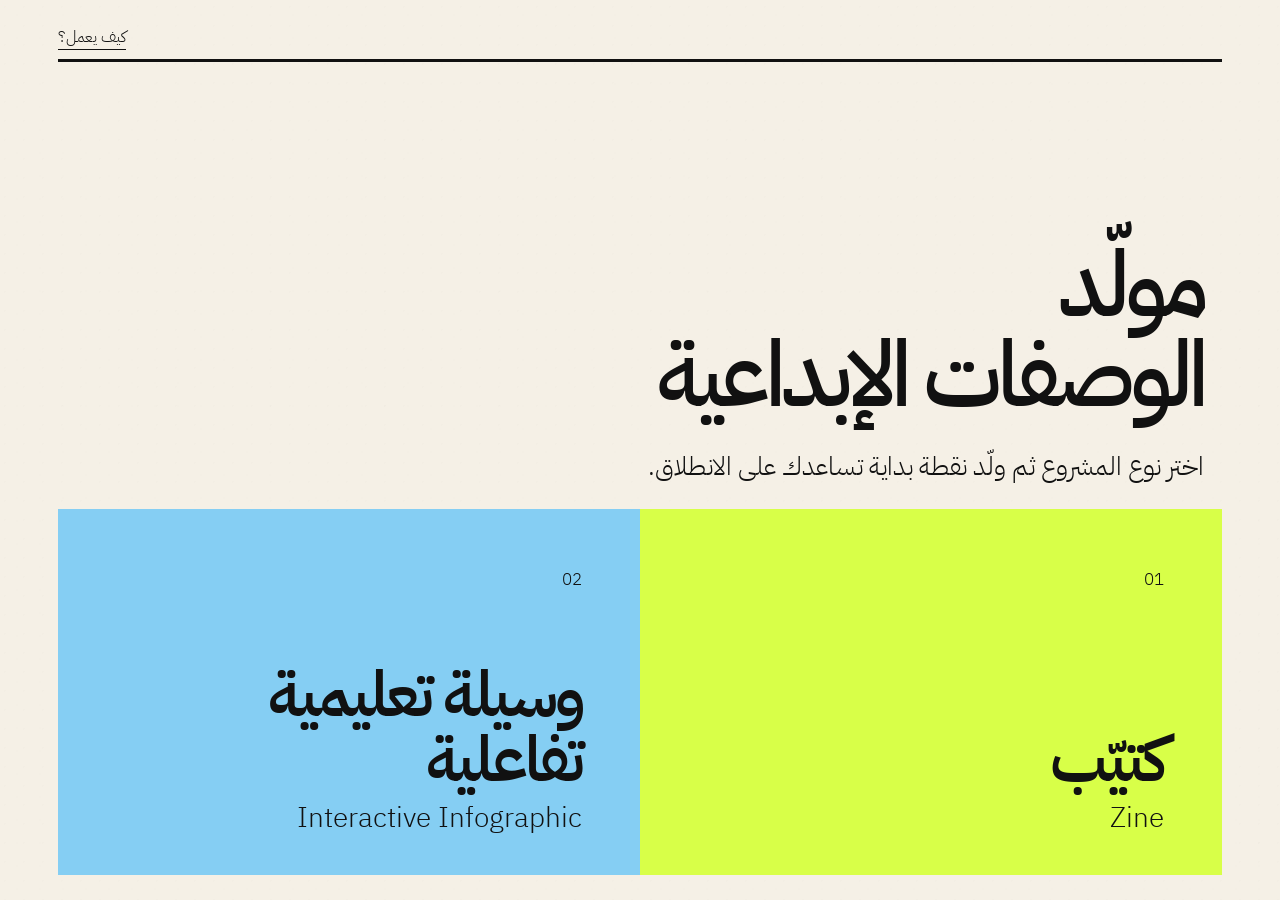
<file: index.html>
<!DOCTYPE html>
<html lang="ar" dir="rtl">
<head>
  <meta charset="UTF-8">
  <meta name="viewport" content="width=device-width, initial-scale=1.0">
  <meta http-equiv="Cache-Control" content="no-store, no-cache, must-revalidate, max-age=0">
  <meta http-equiv="Pragma" content="no-cache">
  <meta http-equiv="Expires" content="0">
  <title>مولد الوصفات الإبداعية</title>
  <link rel="preconnect" href="https://fonts.googleapis.com">
  <link rel="preconnect" href="https://fonts.gstatic.com" crossorigin>
  <link href="https://fonts.googleapis.com/css2?family=IBM+Plex+Sans+Arabic:wght@200;300;400;500;600;700&display=swap" rel="stylesheet">
  <link rel="stylesheet" href="style.css">
</head>
<body class="landing-page">
  <div class="noise"></div>
  <div class="landing-shell">
    <header class="landing-topbar">
      <button id="homeAboutBtn" class="plain-link">كيف يعمل؟</button>
    </header>

    <main class="landing-main">
      <section class="landing-intro">
        <h1>مولّد<br>الوصفات الإبداعية</h1>
        <p>اختر نوع المشروع ثم ولّد نقطة بداية تساعدك على الانطلاق.</p>
      </section>

      <section class="landing-projects">
        <a class="landing-project zine-choice" href="zine.html">
          <span class="landing-project-num">01</span>
          <div class="landing-project-name">
            <strong>كتيّب</strong>
            <span dir="ltr">Zine</span>
          </div>
        </a>

        <a class="landing-project info-choice" href="infographic.html">
          <span class="landing-project-num">02</span>
          <div class="landing-project-name">
            <strong>وسيلة تعليمية تفاعلية</strong>
            <span dir="ltr">Interactive Infographic</span>
          </div>
        </a>
      </section>
    </main>

    <footer class="landing-footer"></footer>
  </div>

  <dialog id="homeAboutDialog" class="modal">
    <div class="modal-head">
      <h2>كيف يعمل؟</h2>
      <button class="close-btn" id="homeAboutClose">×</button>
    </div>
    <div class="modal-body">
      <p>اختر نوع المشروع، ثم استخدم المولد للحصول على وصفة إبداعية كبداية. يمكنك تثبيت العناصر التي تعجبك وإعادة توليد البقية.</p>
    </div>
  </dialog>

  <script>
    const dialog = document.getElementById("homeAboutDialog");
    document.getElementById("homeAboutBtn").addEventListener("click", () => dialog.showModal());
    document.getElementById("homeAboutClose").addEventListener("click", () => dialog.close());
  </script>
</body>
</html>
</file>
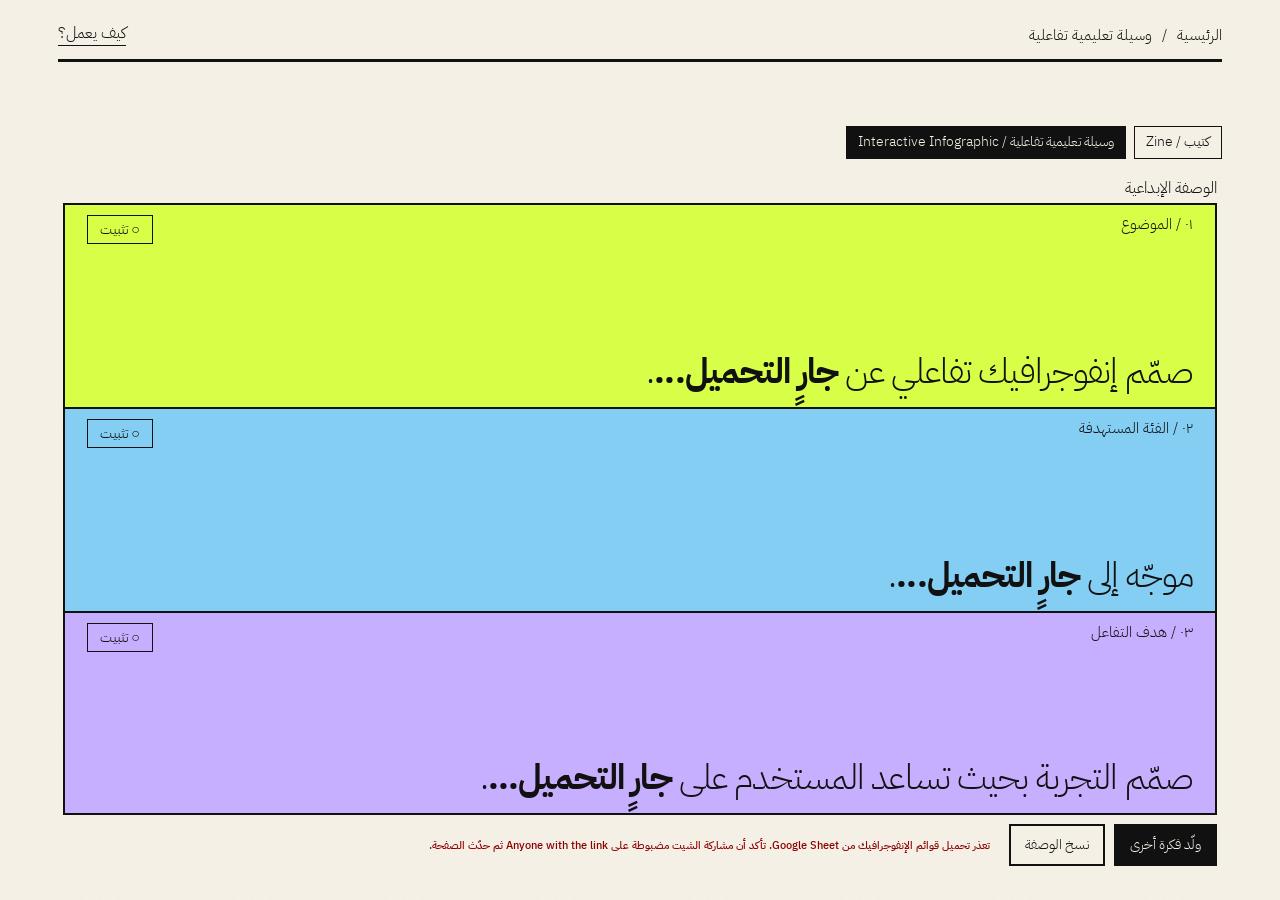
<file: infographic.html>
<!DOCTYPE html>
<html lang="ar" dir="rtl">
<head>
  <meta charset="UTF-8">
  <meta name="viewport" content="width=device-width, initial-scale=1.0">
  <meta http-equiv="Cache-Control" content="no-store, no-cache, must-revalidate, max-age=0">
  <meta http-equiv="Pragma" content="no-cache">
  <meta http-equiv="Expires" content="0">
  <title>وسيلة تعليمية تفاعلية — مولد الوصفات الإبداعية</title>
  <link rel="preconnect" href="https://fonts.googleapis.com">
  <link rel="preconnect" href="https://fonts.gstatic.com" crossorigin>
  <link href="https://fonts.googleapis.com/css2?family=IBM+Plex+Sans+Arabic:wght@200;300;400;500;600;700&display=swap" rel="stylesheet">
  <link rel="stylesheet" href="style.css">
</head>
<body class="inner-page info-page">
  <div class="noise"></div>
  <div class="screen">
    
    <header class="inner-header">
      <div class="inner-topline">
        <nav class="breadcrumbs" aria-label="مسار الصفحة">
          <a href="index.html">الرئيسية</a>
          <span>/</span>
          <span>وسيلة تعليمية تفاعلية</span>
        </nav>
        <div class="inner-utilities">
          <button id="aboutBtn" class="plain-link">كيف يعمل؟</button>
        </div>
      </div>
      <div class="inner-tabs-row">
        <nav class="project-tabs" aria-label="التنقل بين المشاريع">
          <a href="zine.html" class="project-tab ">كتيب / Zine</a>
          <a href="infographic.html" class="project-tab active">وسيلة تعليمية تفاعلية / Interactive Infographic</a>
        </nav>
      </div>
    </header>

    <main class="inner-main">
      <section class="generator" aria-live="polite">
        <div class="brief-label">الوصفة الإبداعية</div>

        <article class="idea-card subject-card">
          <div class="card-top">
            <span class="card-label">٠١ / الموضوع</span>
            <button class="lock-btn" data-key="topics">○ تثبيت</button>
          </div>
          <div class="card-copy">صمّم إنفوجرافيك تفاعلي عن <strong id="topicsText">جارٍ التحميل...</strong>.</div>
        </article>

        <article class="idea-card perspective-card">
          <div class="card-top">
            <span class="card-label">٠٢ / الفئة المستهدفة</span>
            <button class="lock-btn" data-key="audiences">○ تثبيت</button>
          </div>
          <div class="card-copy">موجّه إلى <strong id="audiencesText">جارٍ التحميل...</strong>.</div>
        </article>

        <article class="idea-card method-card">
          <div class="card-top">
            <span class="card-label">٠٣ / هدف التفاعل</span>
            <button class="lock-btn" data-key="goals">○ تثبيت</button>
          </div>
          <div class="card-copy">صمّم التجربة بحيث تساعد المستخدم على <strong id="goalsText">جارٍ التحميل...</strong>.</div>
        </article>

        <div class="generator-actions">
          <button id="generateBtn" class="primary-btn" disabled>ولّد فكرة أخرى</button>
          <button id="copyBtn" class="secondary-btn" disabled>نسخ الوصفة</button>
          <span id="statusMessage" class="status-message"></span>
        </div>
      </section>
    </main>

    <footer class="unified-footer"></footer>
  </div>

  <dialog id="aboutDialog" class="modal">
    <div class="modal-head">
      <h2>كيف يعمل؟</h2>
      <button class="close-btn" data-close="aboutDialog">×</button>
    </div>
    <div class="modal-body">
      <p>ولّد نقطة بداية للمشروع، ثم ثبّت أي عنصر يعجبك وأعد توليد البقية.</p>
      <p>الوصفة تحدد الموضوع والفئة المستهدفة وهدف التفاعل، أما طريقة التفاعل والأسلوب البصري فهما من قراراتك التصميمية.</p>
    </div>
  </dialog>

  <script src="infographic.js"></script>
</body>
</html>
</file>
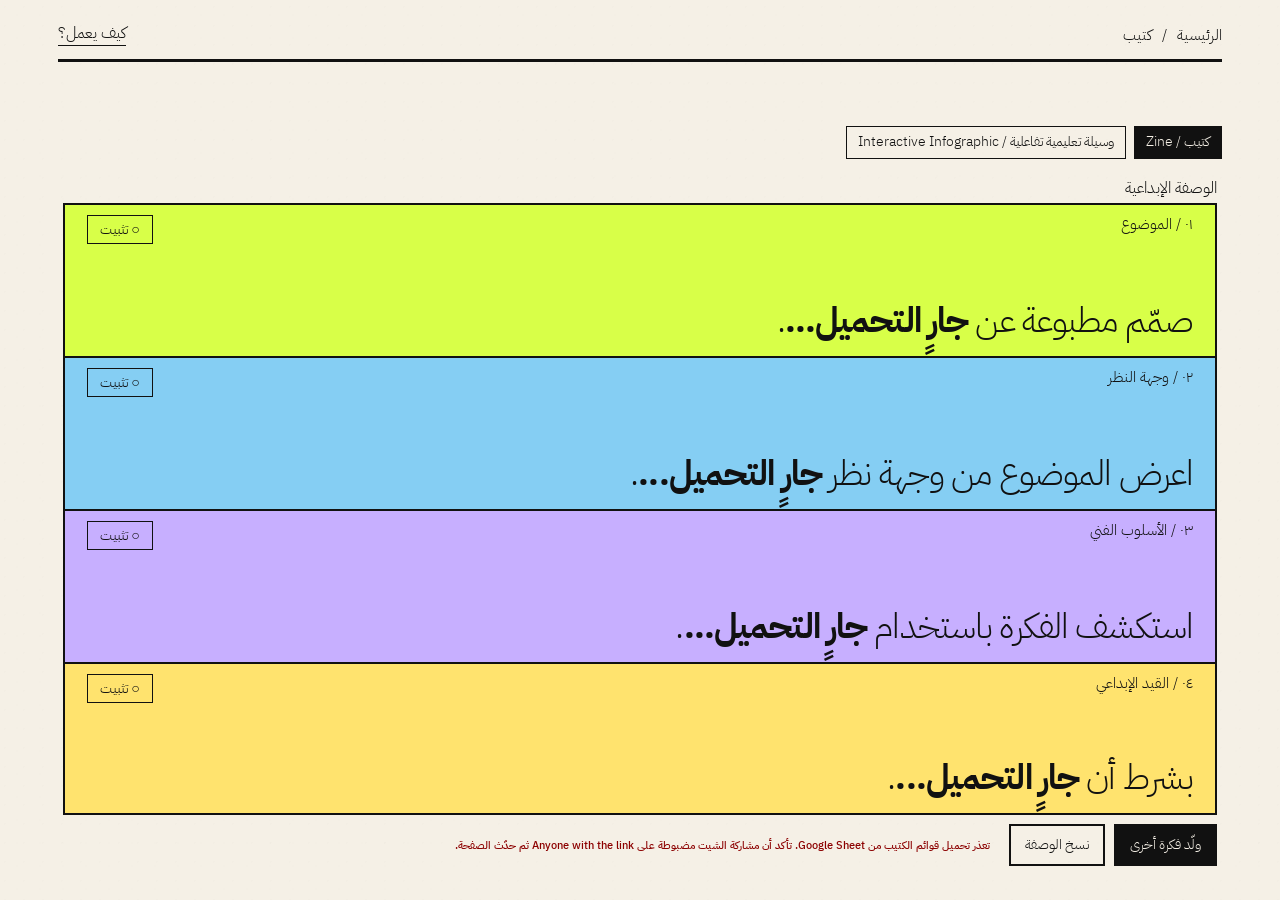
<file: zine.html>
<!DOCTYPE html>
<html lang="ar" dir="rtl">
<head>
  <meta charset="UTF-8">
  <meta name="viewport" content="width=device-width, initial-scale=1.0">
  <meta http-equiv="Cache-Control" content="no-store, no-cache, must-revalidate, max-age=0">
  <meta http-equiv="Pragma" content="no-cache">
  <meta http-equiv="Expires" content="0">
  <title>كتيب / Zine — مولد الوصفات الإبداعية</title>
  <link rel="preconnect" href="https://fonts.googleapis.com">
  <link rel="preconnect" href="https://fonts.gstatic.com" crossorigin>
  <link href="https://fonts.googleapis.com/css2?family=IBM+Plex+Sans+Arabic:wght@200;300;400;500;600;700&display=swap" rel="stylesheet">
  <link rel="stylesheet" href="style.css">
</head>
<body class="inner-page zine-page">
  <div class="noise"></div>
  <div class="screen">
    
    <header class="inner-header">
      <div class="inner-topline">
        <nav class="breadcrumbs" aria-label="مسار الصفحة">
          <a href="index.html">الرئيسية</a>
          <span>/</span>
          <span>كتيب</span>
        </nav>
        <div class="inner-utilities">
          <button id="aboutBtn" class="plain-link">كيف يعمل؟</button>
        </div>
      </div>
      <div class="inner-tabs-row">
        <nav class="project-tabs" aria-label="التنقل بين المشاريع">
          <a href="zine.html" class="project-tab active">كتيب / Zine</a>
          <a href="infographic.html" class="project-tab ">وسيلة تعليمية تفاعلية / Interactive Infographic</a>
        </nav>
      </div>
    </header>

    <main class="inner-main">
      <section class="generator" aria-live="polite">
        <div class="brief-label">الوصفة الإبداعية</div>

        <article class="idea-card subject-card">
          <div class="card-top">
            <span class="card-label">٠١ / الموضوع</span>
            <button class="lock-btn" data-key="subjects">○ تثبيت</button>
          </div>
          <div class="card-copy">صمّم مطبوعة عن <strong id="subjectsText">جارٍ التحميل...</strong>.</div>
        </article>

        <article class="idea-card perspective-card">
          <div class="card-top">
            <span class="card-label">٠٢ / وجهة النظر</span>
            <button class="lock-btn" data-key="perspectives">○ تثبيت</button>
          </div>
          <div class="card-copy">اعرض الموضوع من وجهة نظر <strong id="perspectivesText">جارٍ التحميل...</strong>.</div>
        </article>

        <article class="idea-card method-card">
          <div class="card-top">
            <span class="card-label">٠٣ / الأسلوب الفني</span>
            <button class="lock-btn" data-key="methods">○ تثبيت</button>
          </div>
          <div class="card-copy">استكشف الفكرة باستخدام <strong id="methodsText">جارٍ التحميل...</strong>.</div>
        </article>

        <article class="idea-card constraint-card">
          <div class="card-top">
            <span class="card-label">٠٤ / القيد الإبداعي</span>
            <button class="lock-btn" data-key="constraints">○ تثبيت</button>
          </div>
          <div class="card-copy">بشرط أن <strong id="constraintsText">جارٍ التحميل...</strong>.</div>
        </article>

        <div class="generator-actions">
          <button id="generateBtn" class="primary-btn" disabled>ولّد فكرة أخرى</button>
          <button id="copyBtn" class="secondary-btn" disabled>نسخ الوصفة</button>
          <span id="statusMessage" class="status-message"></span>
        </div>
      </section>
    </main>

    <footer class="unified-footer"></footer>
  </div>

  <dialog id="aboutDialog" class="modal">
    <div class="modal-head">
      <h2>كيف يعمل؟</h2>
      <button class="close-btn" data-close="aboutDialog">×</button>
    </div>
    <div class="modal-body">
      <p>ولّد نقطة بداية لفكرة مطبوعتك، ثم ثبّت أي جزء يعجبك وأعد توليد البقية.</p>
    </div>
  </dialog>

  <script src="zine.js"></script>
</body>
</html>
</file>
<file: style.css>
* { box-sizing: border-box; }

:root {
  --paper: #f5f0e6;
  --ink: #111111;
  --lime: #d8ff48;
  --blue: #85cef3;
  --purple: #c7afff;
  --yellow: #ffe36e;
  --main: "IBM Plex Sans Arabic", sans-serif;
}

html, body {
  margin: 0;
  width: 100%;
  min-height: 100%;
}

body {
  background: var(--paper);
  color: var(--ink);
  font-family: var(--main);
}

button, input { font: inherit; }
button, a { -webkit-tap-highlight-color: transparent; }

.noise {
  position: fixed;
  inset: 0;
  z-index: -1;
  pointer-events: none;
  opacity: .07;
  background-image:
    radial-gradient(circle at 25% 35%, rgba(0,0,0,.14) 0 1px, transparent 1px),
    radial-gradient(circle at 75% 65%, rgba(0,0,0,.09) 0 1px, transparent 1px);
  background-size: 19px 19px, 23px 23px;
}

.plain-link {
  appearance: none;
  border: 0;
  border-bottom: 1px solid currentColor;
  background: transparent;
  color: inherit;
  padding: 0 0 2px;
  font-size: 16px;
  font-weight: 300;
  line-height: 1.2;
  cursor: pointer;
  text-decoration: none;
}

/* Landing page */
.landing-page { overflow: hidden; }

.landing-shell {
  height: 100dvh;
  padding: 28px 58px 0;
  display: grid;
  grid-template-rows: 34px 1fr 25px;
}

.landing-topbar {
  height: 34px;
  border-bottom: 3px solid var(--ink);
  display: flex;
  justify-content: flex-start;
  align-items: flex-start;
  direction: ltr;
}

.landing-main {
  min-height: 0;
  display: grid;
  grid-template-rows: 55% 45%;
}

.landing-intro {
  align-self: end;
  text-align: right;
  padding: 0 18px 24px 0;
}

.landing-intro h1 {
  margin: 0;
  font-size: clamp(68px, 7.2vw, 118px);
  line-height: .97;
  letter-spacing: -.055em;
  font-weight: 500;
}

.landing-intro p {
  margin: 28px 0 0;
  font-size: clamp(22px, 2vw, 34px);
  line-height: 1.45;
  font-weight: 300;
}

.landing-projects {
  min-height: 0;
  display: grid;
  grid-template-columns: 1fr 1fr;
  direction: rtl;
}

.landing-project {
  position: relative;
  min-width: 0;
  color: var(--ink);
  text-decoration: none;
  padding: 58px 58px 42px;
  display: flex;
  flex-direction: column;
  justify-content: space-between;
}

.zine-choice { background: var(--lime); }
.info-choice { background: var(--blue); }

.landing-project-num {
  align-self: flex-start;
  font-size: 17px;
  font-weight: 300;
}

.landing-project-name { text-align: right; }

.landing-project-name strong {
  display: block;
  font-size: clamp(50px, 5vw, 82px);
  line-height: 1.02;
  letter-spacing: -.045em;
  font-weight: 600;
}

.landing-project-name span {
  display: block;
  margin-top: 10px;
  font-size: clamp(25px, 2.2vw, 39px);
  line-height: 1.05;
  font-weight: 300;
  text-align: right;
}

.landing-footer { min-height: 25px; }

/* Inner pages */
.inner-page { overflow: hidden; }

.screen {
  height: 100dvh;
  display: grid;
  grid-template-rows: auto 1fr 27px;
  overflow: hidden;
}

.inner-header { padding: 24px 58px 0; }

.inner-topline {
  min-height: 38px;
  padding-bottom: 10px;
  border-bottom: 3px solid var(--ink);
  display: flex;
  justify-content: space-between;
  align-items: flex-start;
}

.breadcrumbs {
  display: flex;
  align-items: center;
  gap: 10px;
  font-size: 15px;
  font-weight: 300;
  white-space: nowrap;
}

.breadcrumbs a {
  color: inherit;
  text-decoration: none;
}

.breadcrumbs a:hover { text-decoration: underline; }

.inner-utilities {
  display: flex;
  gap: 20px;
  direction: rtl;
}

.inner-tabs-row {
  min-height: 115px;
  display: flex;
  align-items: end;
  justify-content: flex-start;
  padding-bottom: 18px;
}

.project-tabs {
  display: flex;
  flex-wrap: wrap;
  gap: 8px;
  direction: rtl;
}

.project-tab {
  color: var(--ink);
  text-decoration: none;
  border: 1.5px solid var(--ink);
  padding: 7px 11px;
  font-size: 14px;
  line-height: 1.2;
  font-weight: 300;
}

.project-tab.active {
  background: var(--ink);
  color: var(--paper);
}

.inner-main {
  min-height: 0;
  padding: 0 63px 7px;
}

.generator {
  height: 100%;
  min-height: 0;
  display: grid;
}

.generator > .brief-label {
  align-self: end;
  margin: 0 0 7px;
  text-align: right;
  font-size: 16px;
  line-height: 1;
  font-weight: 300;
}

.idea-card {
  min-height: 0;
  overflow: hidden;
  border: 2px solid var(--ink);
  border-bottom: 0;
  padding: 10px 22px 9px;
  display: grid;
  grid-template-rows: auto 1fr;
}

.idea-card:last-of-type { border-bottom: 2px solid var(--ink); }

.subject-card { background: var(--lime); }
.perspective-card { background: var(--blue); }
.method-card { background: var(--purple); }
.constraint-card { background: var(--yellow); }

.card-top {
  display: flex;
  justify-content: space-between;
  align-items: flex-start;
  gap: 20px;
}

.card-label {
  font-size: 15px;
  line-height: 1.2;
  font-weight: 300;
}

.lock-btn {
  min-width: 66px;
  border: 1.5px solid var(--ink);
  background: transparent;
  color: var(--ink);
  padding: 6px 10px;
  font-size: 14px;
  line-height: 1.1;
  font-weight: 300;
  cursor: pointer;
}

.lock-btn.locked {
  background: var(--ink);
  color: var(--paper);
}

.card-copy {
  align-self: end;
  padding: 0 0 4px;
  text-align: right;
  font-size: clamp(28px, 2.75vw, 47px);
  line-height: 1.25;
  letter-spacing: -.025em;
  font-weight: 300;
}

.card-copy strong { font-weight: 700; }

.generator-actions {
  min-height: 48px;
  padding-top: 9px;
  display: flex;
  justify-content: flex-start;
  align-items: flex-start;
  gap: 9px;
  direction: rtl;
  width: 100%;
}

.primary-btn, .secondary-btn {
  min-height: 42px;
  border: 2px solid var(--ink);
  padding: 8px 14px;
  font-size: 14px;
  line-height: 1.15;
  font-weight: 300;
  cursor: pointer;
}

.primary-btn { background: var(--ink); color: var(--paper); }
.secondary-btn { background: transparent; color: var(--ink); }

.status-message {
  align-self: center;
  margin-right: 10px;
  font-size: 11px;
}

.error-message {
  color: #8c0000;
  font-weight: 500;
}

.info-page .generator {
  grid-template-rows: 26px repeat(3, minmax(0, 1fr)) 51px;
}

.zine-page .generator {
  grid-template-rows: 26px repeat(4, minmax(0, 1fr)) 51px;
}

.unified-footer { height: 27px; }

/* Dialog */
.modal {
  width: min(760px, calc(100% - 28px));
  max-height: 86vh;
  padding: 0;
  border: 2px solid var(--ink);
  background: var(--paper);
  color: var(--ink);
  box-shadow: -9px 9px 0 var(--ink);
}

.modal::backdrop {
  background: rgba(0,0,0,.30);
  backdrop-filter: blur(2px);
}

.modal-head {
  display: flex;
  justify-content: space-between;
  align-items: flex-start;
  gap: 20px;
  padding: 18px 20px;
  border-bottom: 2px solid var(--ink);
}

.modal h2 {
  margin: 0;
  font-size: clamp(28px, 3.5vw, 44px);
  line-height: 1.15;
  font-weight: 500;
}

.close-btn {
  border: 0;
  background: transparent;
  color: inherit;
  font-size: 28px;
  cursor: pointer;
}

.modal-body {
  padding: 18px 20px 24px;
  font-size: 14px;
  line-height: 1.9;
}

@media (max-width: 1050px) {
  .landing-shell { padding-inline: 34px; }
  .inner-header { padding-inline: 34px; }
  .inner-main { padding-inline: 38px; }
  .landing-project { padding: 38px 34px 30px; }
  .inner-tabs-row { min-height: 90px; }
  .card-copy { font-size: clamp(24px, 3.2vw, 38px); }
}

@media (max-width: 740px) {
  .landing-page, .inner-page { overflow: auto; }

  .landing-shell {
    height: auto;
    min-height: 100dvh;
    padding: 20px 18px 0;
    grid-template-rows: 34px auto 26px;
  }

  .landing-main { display: block; }
  .landing-intro { padding: 54px 0 38px; }
  .landing-intro h1 { font-size: 58px; }
  .landing-intro p { font-size: 20px; }

  .landing-projects { grid-template-columns: 1fr; }

  .landing-project {
    min-height: 280px;
    padding: 30px 26px;
  }

  .landing-project-name strong { font-size: 44px; }

  .screen {
    height: auto;
    min-height: 100dvh;
    display: block;
    overflow: visible;
  }

  .inner-header { padding: 18px 18px 0; }
  .inner-topline { gap: 14px; }
  .breadcrumbs { font-size: 13px; }
  .inner-utilities { gap: 12px; }
  .plain-link { font-size: 13px; }

  .inner-tabs-row {
    min-height: 82px;
    align-items: center;
    padding-bottom: 8px;
  }

  .project-tabs { width: 100%; }

  .project-tab {
    flex: 1;
    text-align: center;
    font-size: 12px;
  }

  .inner-main { padding: 0 18px 16px; }

  .generator, .info-page .generator, .zine-page .generator {
    height: auto;
    display: block;
  }

  .generator > .brief-label { margin: 12px 0 9px; }
  .idea-card { min-height: 155px; }
  .card-copy { font-size: 27px; }
  .generator-actions { padding: 10px 0 16px; }
}
</file>
